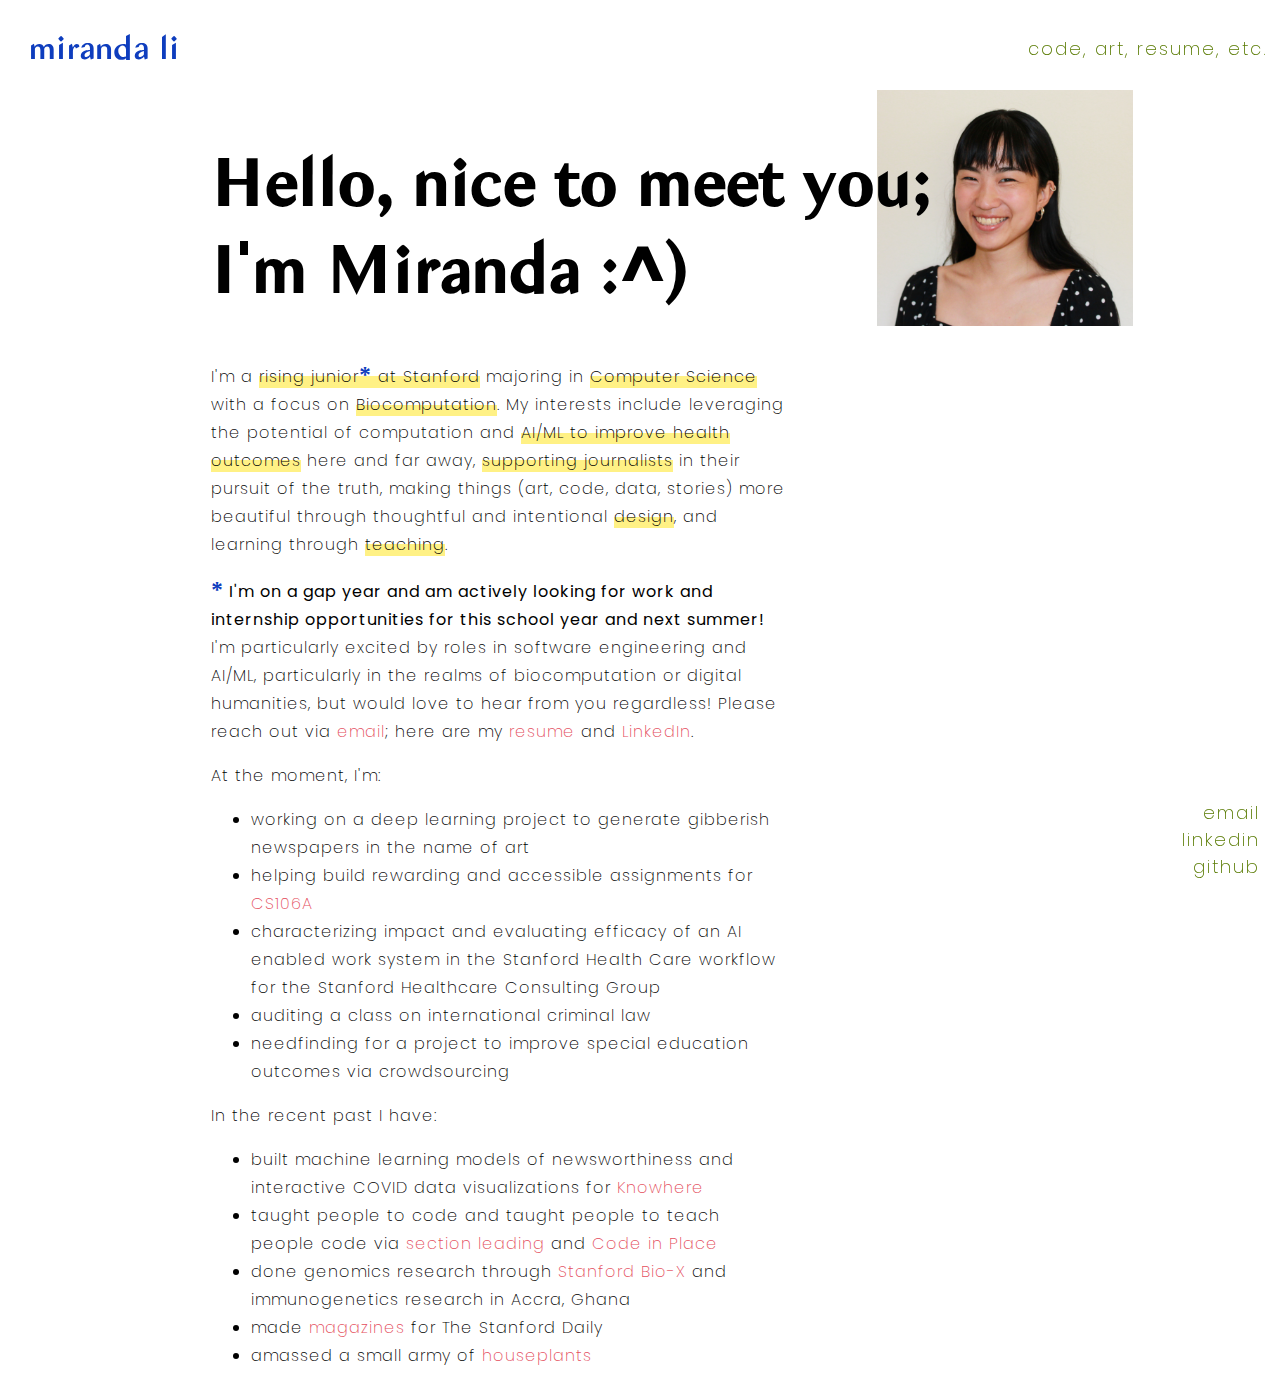
<file: index.html>
<!DOCTYPE html>
<html>
  <head>
    <title> Miranda Li </title>
    <link rel="stylesheet" href="https://fonts.googleapis.com/css2?family=Poppins:wght@100;200;400;700&display=swap">
    <link rel="stylesheet" href="css/style.css">
    <link rel="shortcut icon" type="image/png" href="img/favicon.png">
  </head>
  <body>
    <nav>
      <a href="index.html" id = "miranda">miranda li</a>
      <div class="links">
        <ul>
          <a href="code.html">code, </a>
          <a href="art.html">art, </a>
          <a href="Miranda_Li_Resume.pdf">resume, </a>
          <a href="etcetera.html">etc.</a>
        </ul>
      </div>
    </nav>

    <div class="center-block">
      <div class="narrow">
        <div>
          <h1 class="headline">Hello, nice to meet you; <br/>
            I'm Miranda :^)
          </h1>
          <img id="headshot" src="img/headshot.JPG" alt="miranda smiling">
        </div>

        <article class="narrower-left-justified">
          <p class="body-text">
            I'm a <span class="half-highlight">rising junior<span id="big-asterisk">*</span> at Stanford</span> majoring in <span class="half-highlight">Computer Science</span> with a focus on <span class="half-highlight">Biocomputation</span>. My interests include leveraging the potential of computation and <span class="half-highlight">AI/ML to improve health outcomes</span> here and far away, <span class="half-highlight">supporting journalists</span> in their pursuit of the truth, making things (art, code, data, stories) more beautiful through thoughtful and intentional <span class="half-highlight">design</span>, and learning through <span class="half-highlight">teaching</span>.
          </p>
          <p class="body-text">
            <span id="big-asterisk">*</span><strong> I'm on a gap year and am actively looking for work and internship opportunities for this school year and next summer!</strong> <br />I'm particularly excited by roles in software engineering and AI/ML, particularly in the realms of biocomputation or digital humanities, but would love to hear from you regardless! Please reach out via <a href="mailto:mirandal@stanford.edu">email</a>; here are my <a href="https://drive.google.com/file/d/1KziRy3CxvV5zmwwmApOphL-Tnadr0HI3/view?usp=sharing">resume</a> and <a href="https://www.linkedin.com/in/miranda-li-b83859124/">LinkedIn</a>.
          </p>
          <p class="body-text">
            At the moment, I'm:
            <ul class="body-text">
              <li>working on a deep learning project to generate gibberish newspapers in the name of art</li>
              <li>helping build rewarding and accessible assignments for <a href="http://web.stanford.edu/class/cs106a/">CS106A</a></li>
              <li>characterizing impact and evaluating efficacy of an AI enabled work system in the Stanford Health Care workflow for the Stanford Healthcare Consulting Group</li>
              <li>auditing a class on international criminal law</li>
              <li>needfinding for a project to improve special education outcomes via crowdsourcing</li>
            </ul>
          </p>
          <p class="body-text">
            In the recent past I have:
            <ul class="body-text">
              <li>built machine learning models of newsworthiness and interactive COVID data visualizations for <a href="https://knowherenews.com/">Knowhere</a></li>
              <li>taught people to code and taught people to teach people code via <a href="https://cs198.stanford.edu/cs198/">section leading</a> and <a href="https://www.stanforddaily.com/2020/06/08/code-in-place-makes-cs-accessible-to-thousands-worldwide/">Code in Place</a></li>
              <li>done genomics research through <a href="https://biox.stanford.edu/sites/g/files/sbiybj7941/f/basic-page-files/2019_stanford_bio-x_undergraduate_summer_research_program_brochure_online.pdf">Stanford Bio-X</a> and immunogenetics research in Accra, Ghana</li>
              <li>made <a href="art.html#magazines">magazines</a> for The Stanford Daily</li>
              <li>amassed a small army of <a href="etcetera.html#houseplants">houseplants</a></li>
            </ul>
          </p>

        </article>
      </div>
    </div>

    <section id = "footer">
      <div class="links">
        <ul>
          <li><a href="mailto:mirandal@stanford.edu">email</a></li>
          <li><a href="https://www.linkedin.com/in/miranda-li-b83859124/">linkedin</a></li>
          <li><a href="https://github.com/mirandali707">github</a></li>
        </ul>
      </div>
    </section>
  </body>
</html>
</file>
<file: css/style.css>
@font-face {
  font-family: "Bagnard Sans";
  src: url('../fonts/BagnardSans.otf') format('opentype');
}
/* @font-face {
  font-family: "Bagnard";
  src: url('../fonts/Bagnard.otf') format('opentype');
}
@font-face {
  font-family: "Cotham Sans";
  src: url('../fonts/CothamSans.otf') format('opentype');
} */

/* body format */
html, body {
  font-family: "Poppins", sans-serif;
  /* scroll-behavior: smooth; */
}

/* navigation bar at top of page */
nav {
  position: fixed;
  box-sizing: border-box;
  width: 100%;
  padding: 20px;

  display: flex;
  flex-direction: row;
  justify-content: space-between;
}

nav a {
  text-decoration: none;
  /* color: #23221E; */
  color: #587A00;
}

nav a:hover {
  text-decoration: none;
  /* color: #9F9F56; */
  color: #23221E;
}

#miranda {
  font-size: 32px;
  font-family: "Bagnard Sans";
  color: #0E3DBE;
}

#miranda:hover {
  font-size: 32px;
  font-family: "Bagnard Sans";
  color: #23221E;
}

.links {
  margin: 0px;
  display: flex;
  flex-direction: column;
  justify-content: center;

  font-size: 18px;
  letter-spacing: 2px;
  font-weight: 200;
}

ul {
  /* list-style-type: none; */
  margin: 0px;
}

/* body size constraints */
.center-block {
  display: flex;
  justify-content: center;
}

.narrow {
  width: 67vw;

}

.main-content {
  padding-top: 15vh;
  width: 100%;
}

/* text formatting */
.body-text {
  font-weight: 200;
  line-height: 175%;
  letter-spacing: 1px;
}

.body-text a {
  text-decoration: none;
  /* color: #0E3DBE; */
  color: #E44E5D;
}

.body-text a:hover {
  text-decoration: none;
  color: #EC838D;
}

/* .white-highlight {
  background-color: white;
} */

.headline {
  font-family: "Bagnard Sans", "Poppins", sans-serif;
  /* font-size: 64px; */
  font-size: 5vw;
  /* float: left; */
  margin-top: 15vh;
}

.half-highlight {
  background: linear-gradient(to top, #FFF185 50%, transparent 50%);

}

.narrower-left-justified {
  width: 45vw;
}

#big-asterisk {
  font-family: Bagnard Sans;
  font-weight: 700;
  color: #0E3DBE;
  font-size: 1.8vw;
}

/* image formatting */
#headshot {
  position: relative;
  width: max(20vw, 50px);
  /* height: 20%; */
  /* position: absolute; */
  float: right;
  /* top: 12vh;
  right: 10vw; */
  margin-left: -20vw;
  margin-right: -5vw;
  margin-top: -30vh;
  /* margin-top: -28vh; */
  z-index: -1;
}

/* footer (contact, links) */
#footer {
  position: fixed;
  bottom: 20px;
  right: 20px;
}

#footer ul {
  list-style-type: none;
  text-align: right;
  line-height: 150%;
}

#footer a {
  text-decoration: none;
  color: #587A00;
}

#footer a:hover {
  text-decoration: none;
  color: #23221E;
}

/* placeholder construction site text */
.construction-site {
  display: flex;
  justify-content: center;
}

.construction-site p{
  position: relative;
  top: 45vh;
}
</file>
